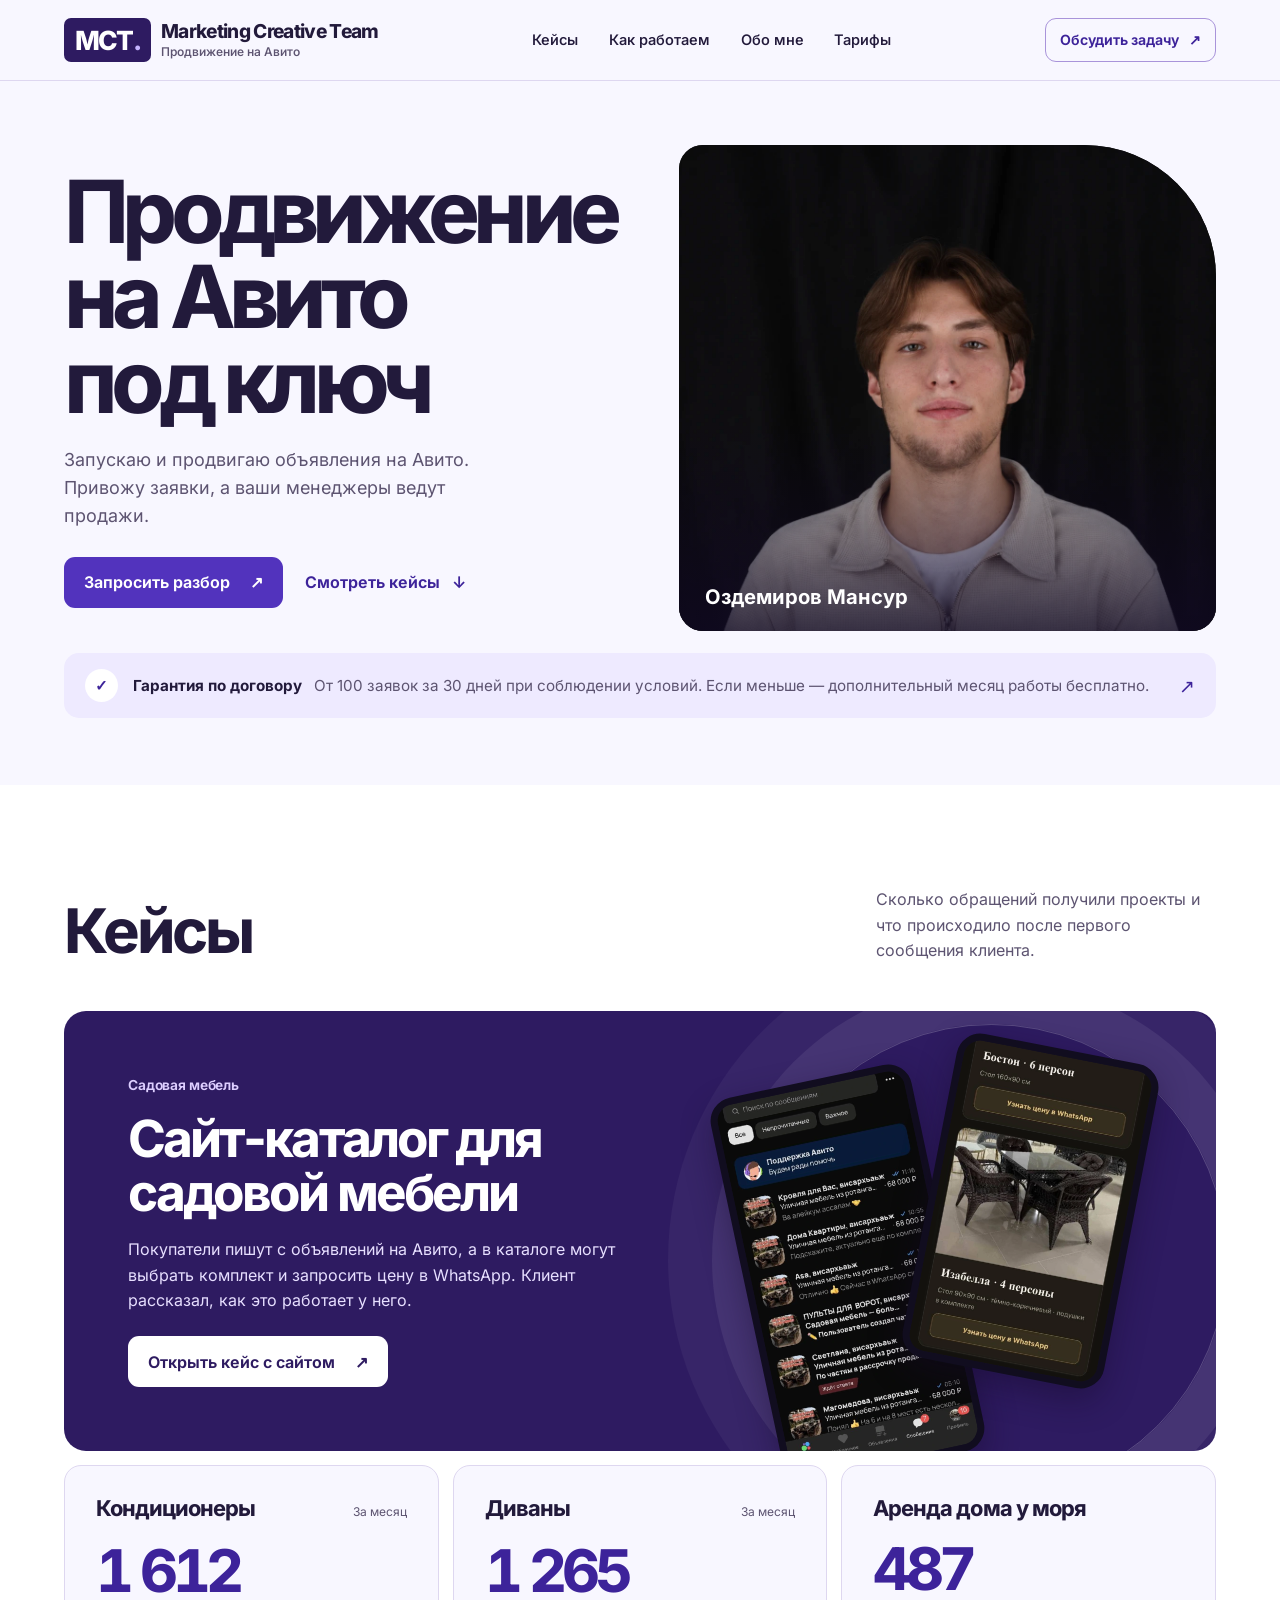
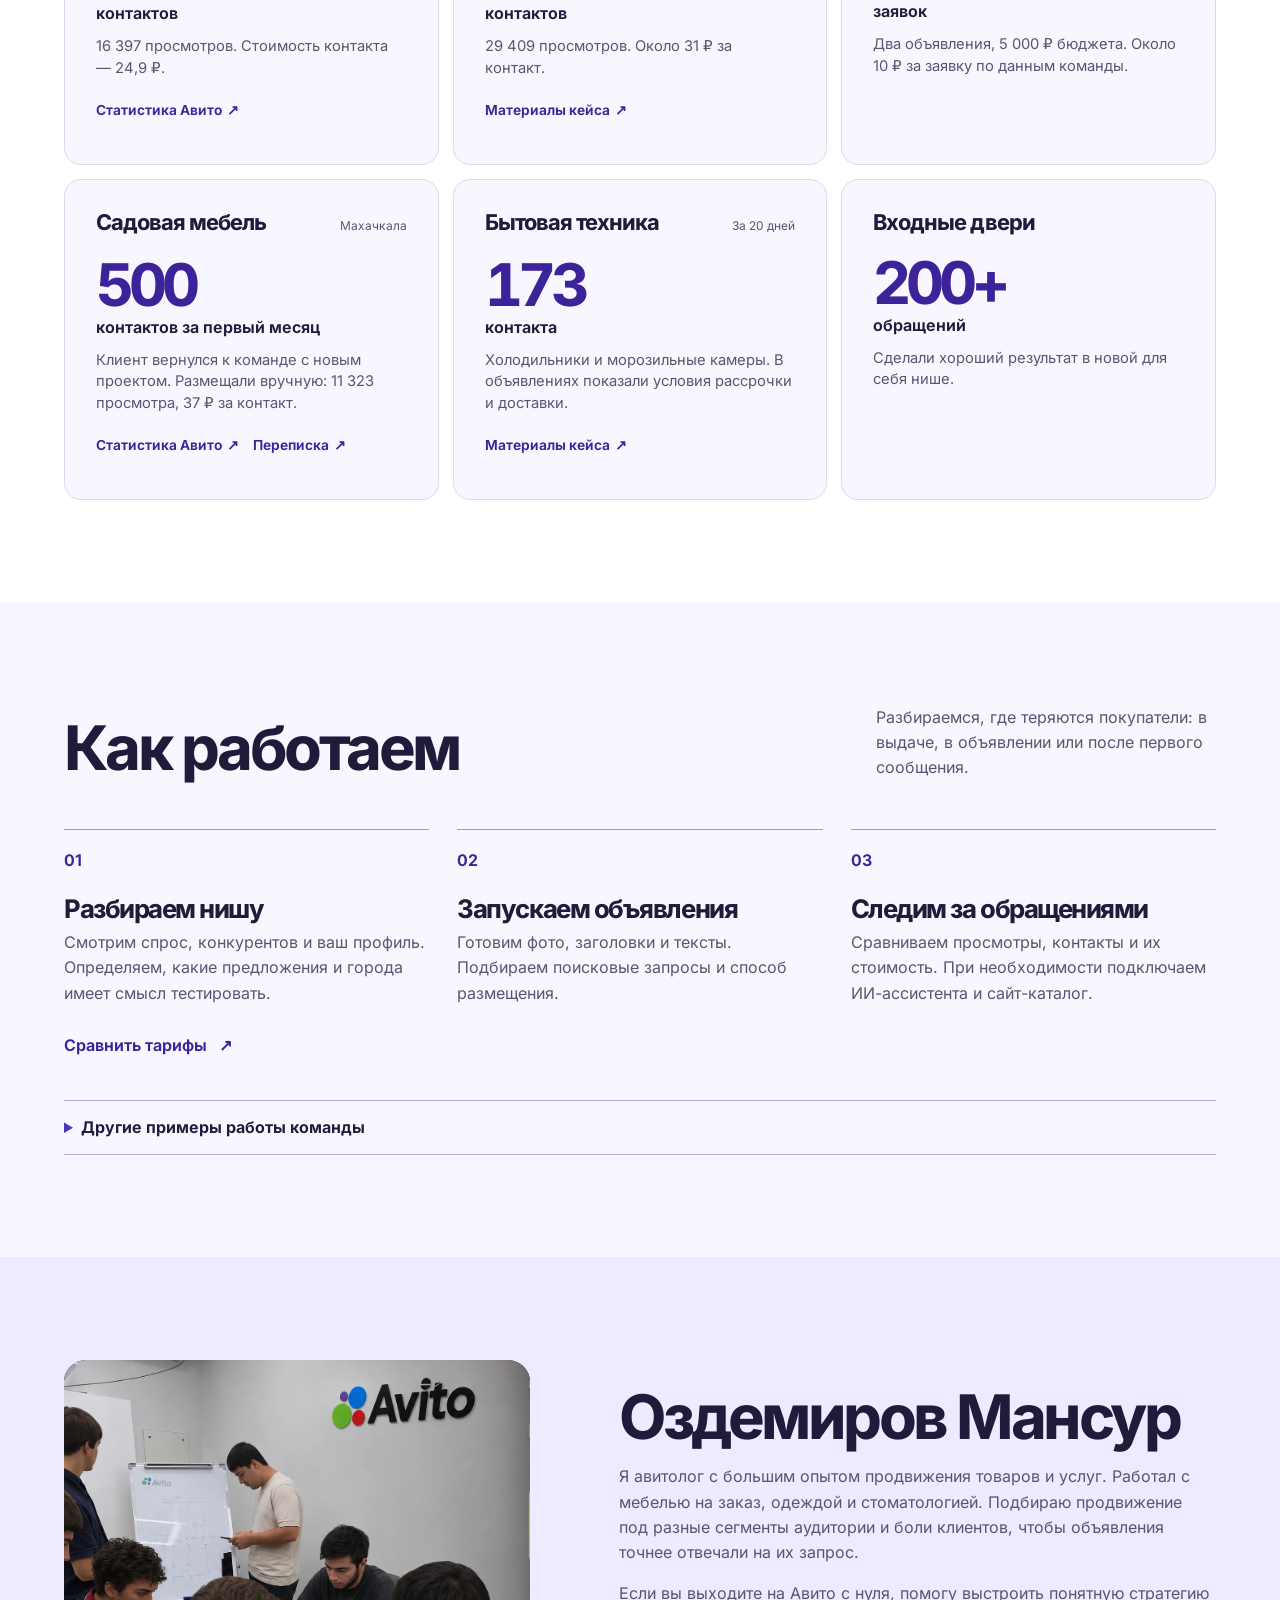
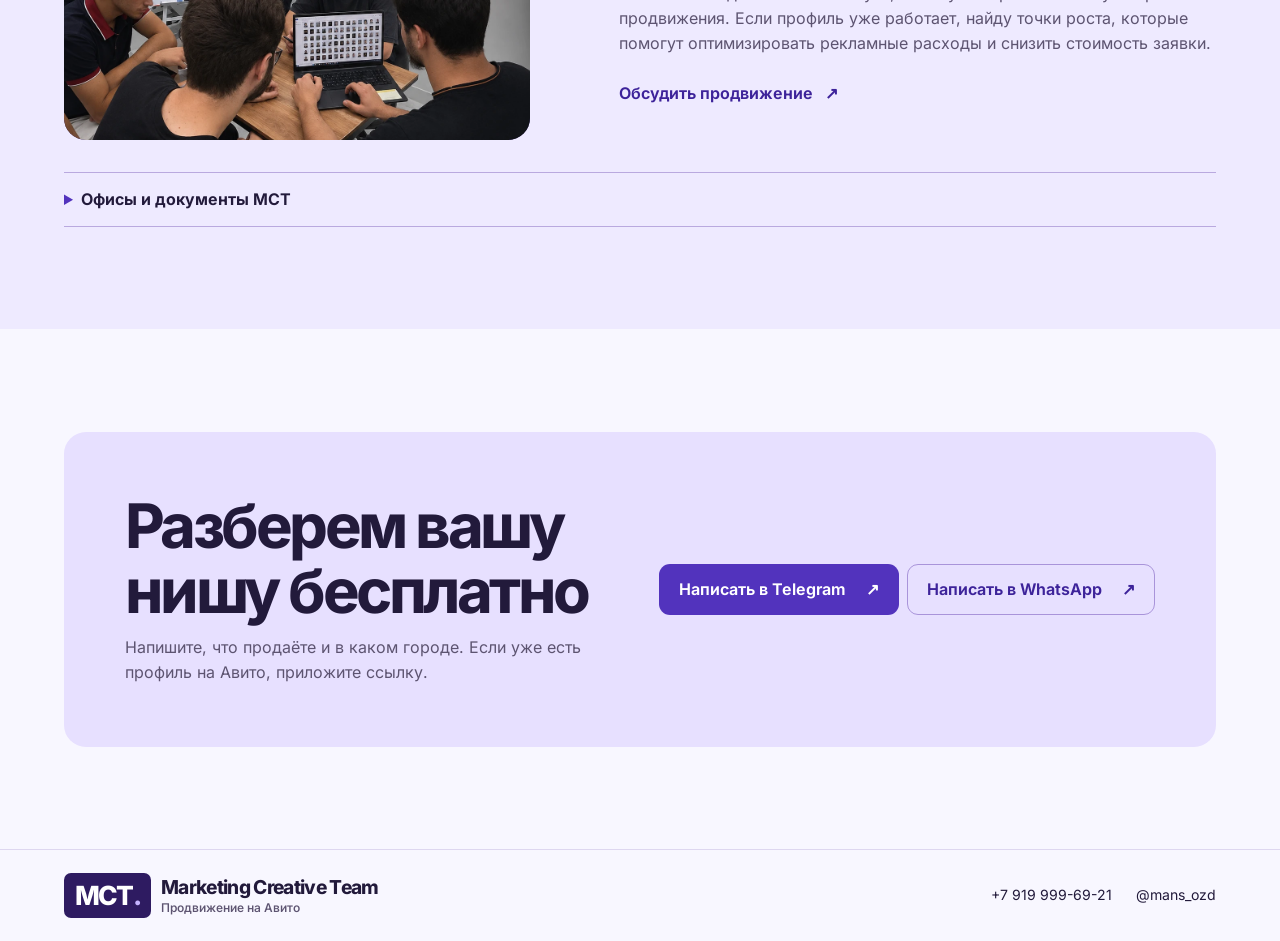
<file: index.html>
<!doctype html>
<html lang="ru">
<head>
  <meta charset="utf-8">
  <meta name="viewport" content="width=device-width, initial-scale=1">
  <meta name="description" content="Marketing Creative Team. Продвижение бизнеса на Авито, кейсы с цифрами, тарифы и бесплатный разбор ниши.">
  <meta name="theme-color" content="#f8f7ff">
  <title>Marketing Creative Team — продвижение бизнеса на Авито</title>
  <link rel="icon" href="assets/mct-contrast-icon.png" type="image/png" sizes="96x96">
  <link rel="stylesheet" href="style.css">
  <script src="site.js" defer></script>
</head>
<body>
  <a class="skip" href="#main">К содержанию</a>
  <header class="header">
    <div class="shell header-inner">
      <a class="brand" href="index.html"><span class="brand-mark" aria-hidden="true">MCT<span>.</span></span><span class="brand-name">Marketing Creative Team<small>Продвижение на Авито</small></span></a>
      <nav class="nav" aria-label="Основная навигация">
        <a href="#cases">Кейсы</a><a href="#work">Как работаем</a><a href="#about">Обо мне</a><a href="tariffs.html">Тарифы</a>
      </nav>
      <a class="button button-small button-outline header-action" href="#contact">Обсудить задачу <span aria-hidden="true">↗</span></a>
    </div>
  </header>

  <main id="main">
    <section class="shell hero" aria-labelledby="hero-title">
      <div class="hero-copy">
        <h1 id="hero-title">Продвижение<br>на Авито<br>под ключ</h1>
        <p class="hero-lead">Запускаю и продвигаю объявления на Авито. Привожу заявки, а ваши менеджеры ведут продажи.</p>
        <div class="actions">
          <a class="button" href="#contact">Запросить разбор <span aria-hidden="true">↗</span></a>
          <a class="text-link" href="#cases">Смотреть кейсы <span aria-hidden="true">↓</span></a>
        </div>
      </div>
      <figure class="hero-media">
        <img src="assets/portraits/medium-retouched.webp" width="1536" height="1024" alt="Портрет Мансура" fetchpriority="high">
        <figcaption><strong>Оздемиров Мансур</strong></figcaption>
      </figure>
      <a class="hero-guarantee" href="tariffs.html#guarantee">
        <span class="seal" aria-hidden="true">✓</span>
        <span><strong>Гарантия по договору</strong><span>От 100 заявок за 30 дней при соблюдении условий. Если меньше — дополнительный месяц работы бесплатно.</span></span>
        <span class="guarantee-arrow" aria-hidden="true">↗</span>
      </a>
    </section>

    <section class="cases-band" id="cases" aria-labelledby="cases-title">
      <div class="shell section">
        <div class="section-head">
          <h2 id="cases-title">Кейсы</h2>
          <p>Сколько обращений получили проекты и что происходило после первого сообщения клиента.</p>
        </div>

        <article class="feature">
          <div class="feature-copy">
            <p class="label">Садовая мебель</p>
            <h3>Сайт-каталог для садовой мебели</h3>
            <p>Покупатели пишут с объявлений на Авито, а в каталоге могут выбрать комплект и запросить цену в WhatsApp. Клиент рассказал, как это работает у него.</p>
            <a class="button button-light" href="showcase.html">Открыть кейс с сайтом <span aria-hidden="true">↗</span></a>
          </div>
          <div class="feature-art" aria-hidden="true">
            <span class="device device-chat"><img src="assets/cases/06.webp" width="600" height="1198" alt="" loading="lazy"></span>
            <span class="device device-site"><img src="assets/cases/07.webp" width="600" height="992" alt="" loading="lazy"></span>
          </div>
        </article>

        <div class="case-grid">
          <article class="case-card">
            <div class="case-top"><h3>Кондиционеры</h3><span>За месяц</span></div>
            <p class="metric">1 612</p><p class="metric-label">контактов</p>
            <p class="case-caption">16 397 просмотров. Стоимость контакта — 24,9 ₽.</p>
            <a class="text-link" data-evidence href="assets/cases/01.webp" data-caption="Кондиционеры. Статистика Авито">Статистика Авито <span aria-hidden="true">↗</span></a>
          </article>
          <article class="case-card">
            <div class="case-top"><h3>Диваны</h3><span>За месяц</span></div>
            <p class="metric">1 265</p><p class="metric-label">контактов</p>
            <p class="case-caption">29 409 просмотров. Около 31 ₽ за контакт.</p>
            <a class="text-link" data-evidence href="assets/cases/02.webp" data-caption="Диваны. Сводка по проекту">Материалы кейса <span aria-hidden="true">↗</span></a>
          </article>
          <article class="case-card">
            <div class="case-top"><h3>Аренда дома у моря</h3></div>
            <p class="metric">487</p><p class="metric-label">заявок</p>
            <p class="case-caption">Два объявления, 5 000 ₽ бюджета. Около 10 ₽ за заявку по данным команды.</p>
          </article>
          <article class="case-card">
            <div class="case-top"><h3>Садовая мебель</h3><span>Махачкала</span></div>
            <p class="metric">500</p><p class="metric-label">контактов за первый месяц</p>
            <p class="case-caption">Клиент вернулся к команде с новым проектом. Размещали вручную: 11 323 просмотра, 37 ₽ за контакт.</p>
            <div class="case-links">
              <a class="text-link" data-evidence href="assets/cases/04.webp" data-caption="Садовая мебель в Махачкале. Статистика за месяц">Статистика Авито <span aria-hidden="true">↗</span></a>
              <a class="text-link" data-evidence href="assets/cases/05.webp" data-caption="Переписка с клиентом, который вернулся с новым проектом">Переписка <span aria-hidden="true">↗</span></a>
            </div>
          </article>
          <article class="case-card">
            <div class="case-top"><h3>Бытовая техника</h3><span>За 20 дней</span></div>
            <p class="metric">173</p><p class="metric-label">контакта</p>
            <p class="case-caption">Холодильники и морозильные камеры. В объявлениях показали условия рассрочки и доставки.</p>
            <a class="text-link" data-evidence href="assets/cases/03.webp" data-caption="Бытовая техника. Объявление и сообщения на Авито">Материалы кейса <span aria-hidden="true">↗</span></a>
          </article>
          <article class="case-card">
            <div class="case-top"><h3>Входные двери</h3></div>
            <p class="metric">200+</p><p class="metric-label">обращений</p>
            <p class="case-caption">Сделали хороший результат в новой для себя нише.</p>
          </article>
        </div>
      </div>
    </section>

    <section class="shell section work" id="work" aria-labelledby="work-title">
      <div class="section-head">
        <h2 id="work-title">Как работаем</h2>
        <p>Разбираемся, где теряются покупатели: в выдаче, в объявлении или после первого сообщения.</p>
      </div>
      <ol class="steps">
        <li><h3>Разбираем нишу</h3><p>Смотрим спрос, конкурентов и ваш профиль. Определяем, какие предложения и города имеет смысл тестировать.</p></li>
        <li><h3>Запускаем объявления</h3><p>Готовим фото, заголовки и тексты. Подбираем поисковые запросы и способ размещения.</p></li>
        <li><h3>Следим за обращениями</h3><p>Сравниваем просмотры, контакты и их стоимость. При необходимости подключаем ИИ-ассистента и сайт-каталог.</p></li>
      </ol>
      <a class="text-link" href="tariffs.html">Сравнить тарифы <span aria-hidden="true">↗</span></a>
      <details class="team-archive work-examples">
        <summary>Другие примеры работы команды</summary>
        <div class="archive-grid">
          <a data-evidence href="assets/cases/10.webp" data-caption="Ответы ассистента о комплектации"><img src="assets/cases/10.webp" width="600" height="754" alt="" loading="lazy"><span>Ответы о комплектации</span></a>
          <a data-evidence href="assets/cases/11.webp" data-caption="Ответ о модели с контактом продавца в WhatsApp"><img src="assets/cases/11.webp" width="600" height="530" alt="" loading="lazy"><span>Переход в WhatsApp</span></a>
          <a data-evidence href="assets/cases/18.webp" data-caption="Сайт с вариантами связи и адресом магазина"><img src="assets/cases/18.webp" width="600" height="979" alt="" loading="lazy"><span>Контакты на сайте</span></a>
        </div>
      </details>
    </section>

    <section class="about-band" id="about" aria-labelledby="about-title">
      <div class="shell section">
        <div class="about">
          <figure class="about-team"><img src="assets/team-office.webp" width="1148" height="1370" alt="Команда МСТ за работой в офисе" loading="lazy"></figure>
          <div class="about-copy">
            <h2 id="about-title">Оздемиров Мансур</h2>
            <p>Я авитолог с большим опытом продвижения товаров и услуг. Работал с мебелью на заказ, одеждой и стоматологией. Подбираю продвижение под разные сегменты аудитории и боли клиентов, чтобы объявления точнее отвечали на их запрос.</p>
            <p>Если вы выходите на Авито с нуля, помогу выстроить понятную стратегию продвижения. Если профиль уже работает, найду точки роста, которые помогут оптимизировать рекламные расходы и снизить стоимость заявки.</p>
            <a class="text-link" href="#contact">Обсудить продвижение <span aria-hidden="true">↗</span></a>
          </div>
        </div>
        <details class="team-archive">
          <summary>Офисы и документы МСТ</summary>
          <div class="archive-grid">
            <a data-evidence href="assets/cases/12.webp" data-caption="Офис команды МСТ"><img src="assets/cases/12.webp" width="900" height="1200" alt="" loading="lazy"><span>Офис МСТ</span></a>
            <a data-evidence href="assets/cases/09.webp" data-caption="Сертификаты и благодарности в офисе команды МСТ"><img src="assets/cases/09.webp" width="800" height="450" alt="" loading="lazy"><span>Сертификаты в офисе</span></a>
            <a data-evidence href="assets/cases/16.webp" data-caption="Благодарность от «Капитал Строй» команде МСТ"><img src="assets/cases/16.webp" width="600" height="1066" alt="" loading="lazy"><span>Благодарность МСТ</span></a>
            <a data-evidence href="assets/certificate-sample.webp" data-caption="Образец сертификата с именем «Оздемиров Мансур»"><img src="assets/certificate-sample.webp" width="1677" height="938" alt="" loading="lazy"><span>Образец сертификата</span></a>
          </div>
          <p class="archive-addresses">Махачкала, проспект Имама Шамиля, 4/1. Хасавюрт, улица Датуева, 38.</p>
        </details>
      </div>
    </section>

    <section class="shell section" id="contact" aria-labelledby="contact-title">
      <div class="contact">
        <div class="contact-copy">
          <h2 id="contact-title">Разберем вашу нишу бесплатно</h2>
          <p>Напишите, что продаёте и в каком городе. Если уже есть профиль на Авито, приложите ссылку.</p>
        </div>
        <div class="actions">
          <a class="button" href="https://t.me/mans_ozd">Написать в Telegram <span aria-hidden="true">↗</span></a>
          <a class="button button-outline" href="https://wa.me/79199996921?text=Здравствуйте!%20Хочу%20бесплатный%20разбор%20ниши">Написать в WhatsApp <span aria-hidden="true">↗</span></a>
        </div>
      </div>
    </section>
  </main>
  <footer class="footer">
    <div class="shell footer-inner">
      <a class="brand" href="index.html"><span class="brand-mark" aria-hidden="true">MCT<span>.</span></span><span class="brand-name">Marketing Creative Team<small>Продвижение на Авито</small></span></a>
      <a href="tel:+79199996921">+7 919 999-69-21</a>
      <a href="https://t.me/mans_ozd">@mans_ozd</a>
    </div>
  </footer>
</body>
</html>
</file>
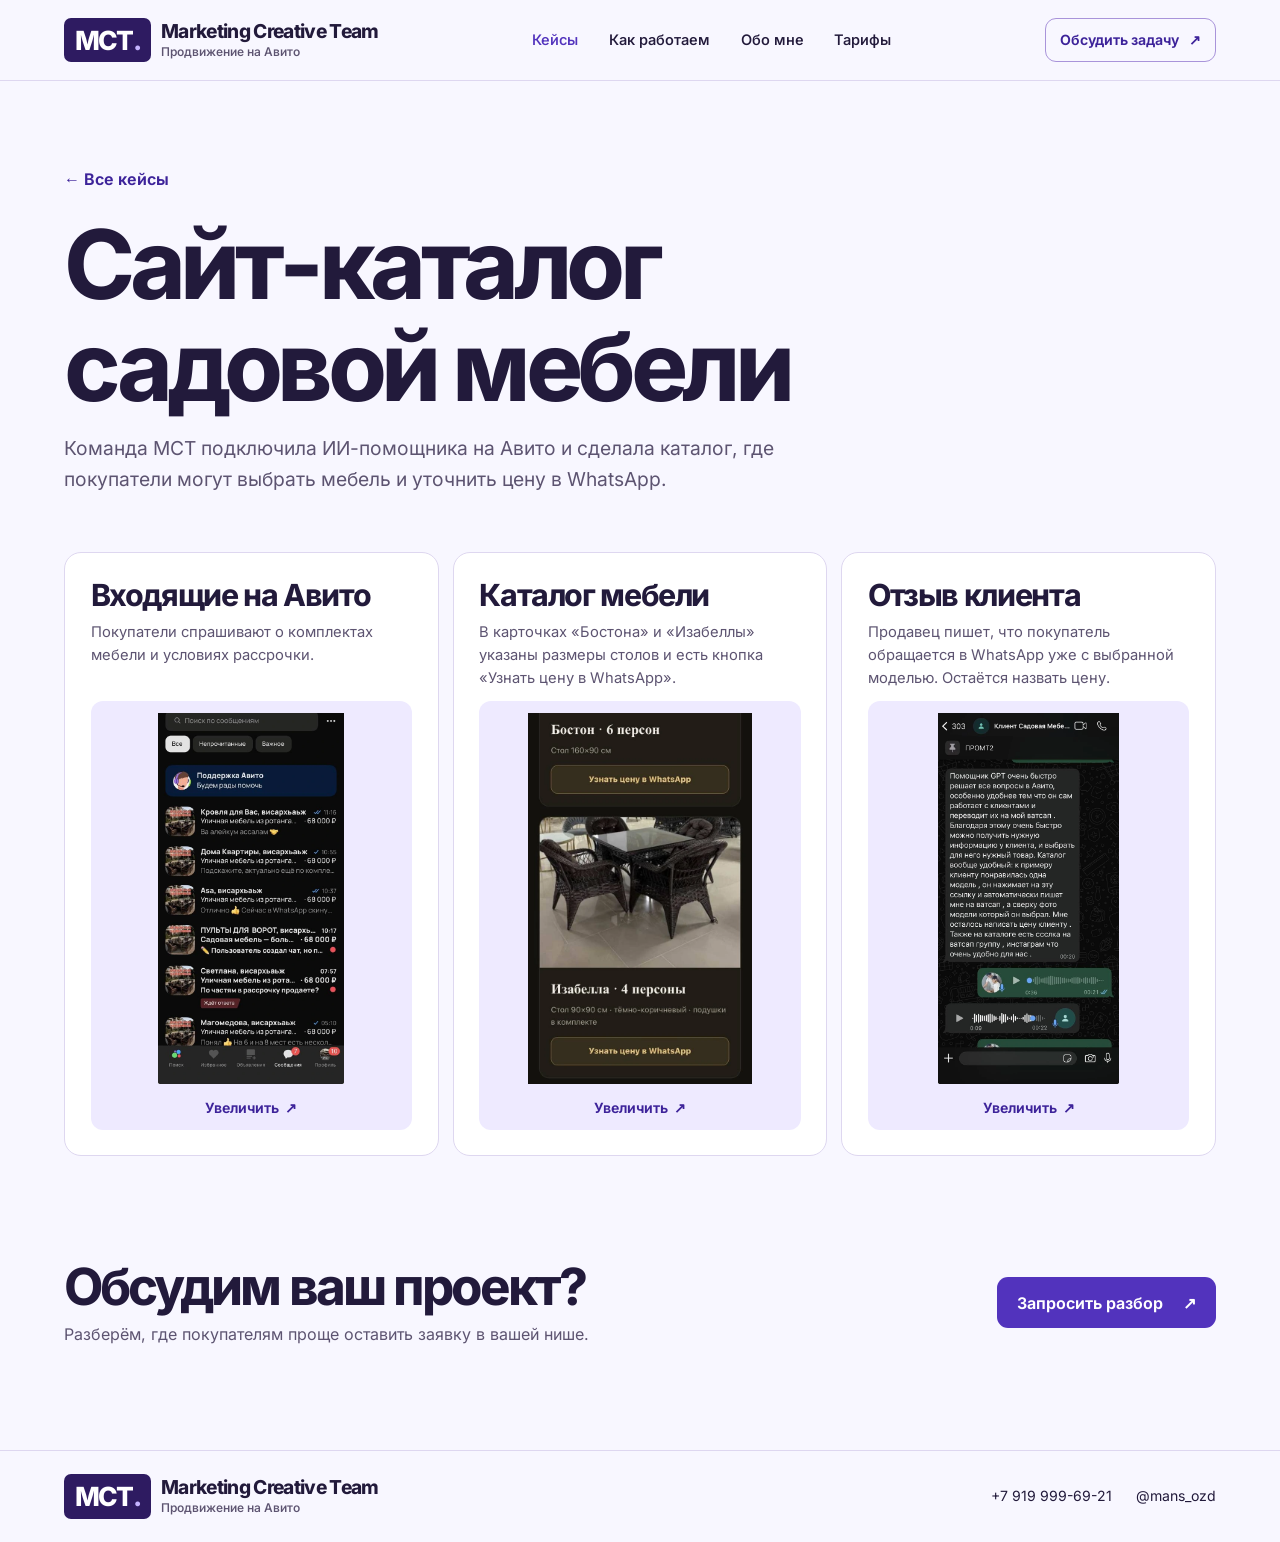
<file: showcase.html>
<!doctype html>
<html lang="ru">
<head>
  <meta charset="utf-8">
  <meta name="viewport" content="width=device-width, initial-scale=1">
  <meta name="description" content="Кейс по садовой мебели: входящие на Авито, сайт-каталог и отзыв клиента.">
  <meta name="theme-color" content="#f8f7ff">
  <title>Сайт-каталог садовой мебели — Marketing Creative Team</title>
  <link rel="icon" href="assets/mct-contrast-icon.png" type="image/png" sizes="96x96">
  <link rel="stylesheet" href="style.css">
  <script src="site.js" defer></script>
</head>
<body>
  <a class="skip" href="#main">К содержанию</a>
  <header class="header">
    <div class="shell header-inner">
      <a class="brand" href="index.html"><span class="brand-mark" aria-hidden="true">MCT<span>.</span></span><span class="brand-name">Marketing Creative Team<small>Продвижение на Авито</small></span></a>
      <nav class="nav" aria-label="Основная навигация">
        <a href="index.html#cases" aria-current="true">Кейсы</a><a href="index.html#work">Как работаем</a><a href="index.html#about">Обо мне</a><a href="tariffs.html">Тарифы</a>
      </nav>
      <a class="button button-small button-outline header-action" href="index.html#contact">Обсудить задачу <span aria-hidden="true">↗</span></a>
    </div>
  </header>
  <main class="shell inner-page" id="main">
    <div class="inner-intro">
      <a class="back-link" href="index.html#cases">← Все кейсы</a>
      <h1>Сайт-каталог<br>садовой мебели</h1>
      <p>Команда МСТ подключила ИИ-помощника на Авито и сделала каталог, где покупатели могут выбрать мебель и уточнить цену в WhatsApp.</p>
    </div>

    <div class="case-evidence-grid">
      <section class="case-evidence" id="listing" aria-labelledby="listing-title">
        <h2 id="listing-title">Входящие на Авито</h2>
        <p>Покупатели спрашивают о комплектах мебели и условиях рассрочки.</p>
        <a class="case-shot" data-evidence href="assets/cases/06.webp" data-caption="Входящие сообщения покупателей на Авито" aria-label="Увеличить скриншот входящих на Авито">
          <img src="assets/cases/06.webp" width="600" height="1198" alt="">
          <span>Увеличить <span aria-hidden="true">↗</span></span>
        </a>
      </section>

      <section class="case-evidence" id="catalog" aria-labelledby="catalog-title">
        <h2 id="catalog-title">Каталог мебели</h2>
        <p>В карточках «Бостона» и «Изабеллы» указаны размеры столов и есть кнопка «Узнать цену в WhatsApp».</p>
        <a class="case-shot" data-evidence href="assets/cases/07.webp" data-caption="Каталог с моделями «Бостон» и «Изабелла»" aria-label="Увеличить скриншот каталога мебели">
          <img src="assets/cases/07.webp" width="600" height="992" alt="" loading="lazy">
          <span>Увеличить <span aria-hidden="true">↗</span></span>
        </a>
      </section>

      <section class="case-evidence" id="assistant" aria-labelledby="review-title">
        <h2 id="review-title">Отзыв клиента</h2>
        <p>Продавец пишет, что покупатель обращается в WhatsApp уже с выбранной моделью. Остаётся назвать цену.</p>
        <a class="case-shot" data-evidence href="assets/cases/08.webp" data-caption="Отзыв продавца об ИИ-помощнике и каталоге" aria-label="Увеличить скриншот отзыва клиента">
          <img src="assets/cases/08.webp" width="600" height="1231" alt="" loading="lazy">
          <span>Увеличить <span aria-hidden="true">↗</span></span>
        </a>
      </section>
    </div>

    <section class="section end-panel" aria-labelledby="case-contact">
      <div><h2 id="case-contact">Обсудим ваш проект?</h2><p>Разберём, где покупателям проще оставить заявку в вашей нише.</p></div>
      <a class="button" href="index.html#contact">Запросить разбор <span aria-hidden="true">↗</span></a>
    </section>
  </main>
  <footer class="footer">
    <div class="shell footer-inner">
      <a class="brand" href="index.html"><span class="brand-mark" aria-hidden="true">MCT<span>.</span></span><span class="brand-name">Marketing Creative Team<small>Продвижение на Авито</small></span></a>
      <a href="tel:+79199996921">+7 919 999-69-21</a><a href="https://t.me/mans_ozd">@mans_ozd</a>
    </div>
  </footer>
</body>
</html>
</file>
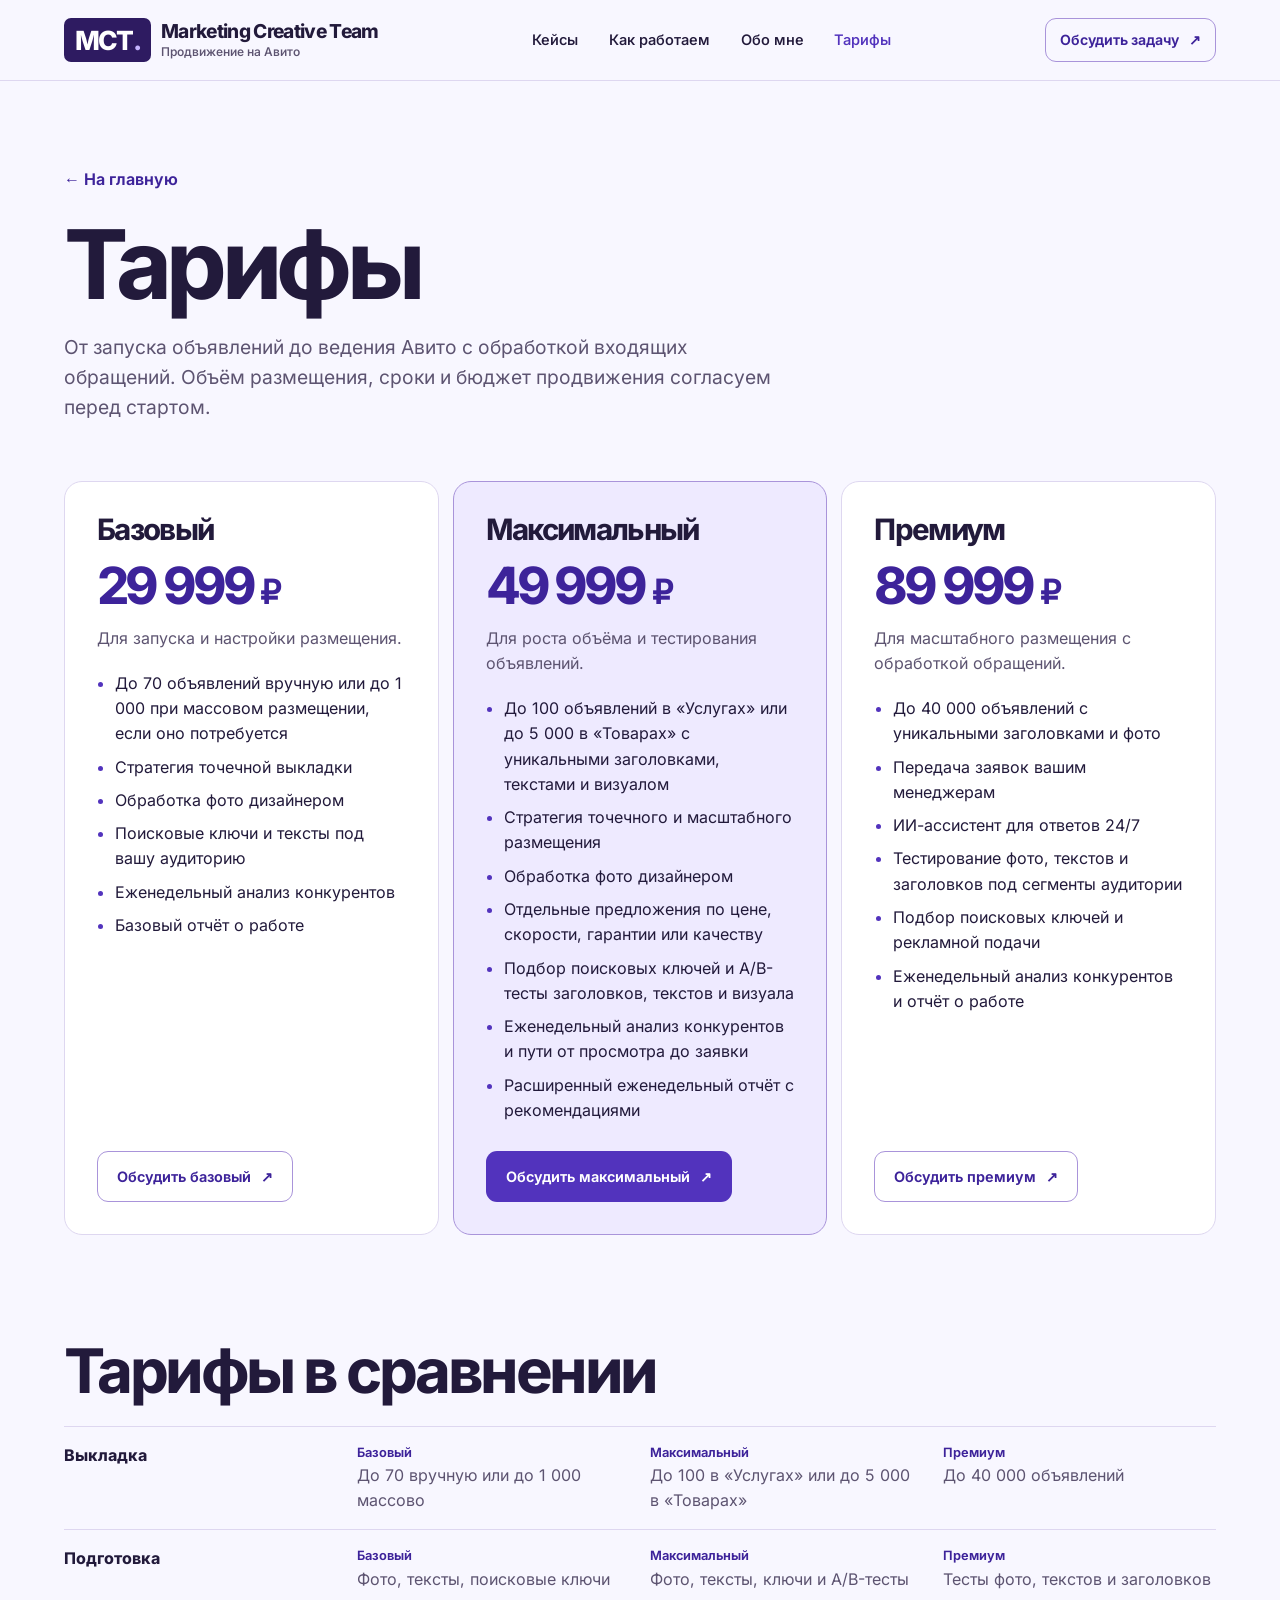
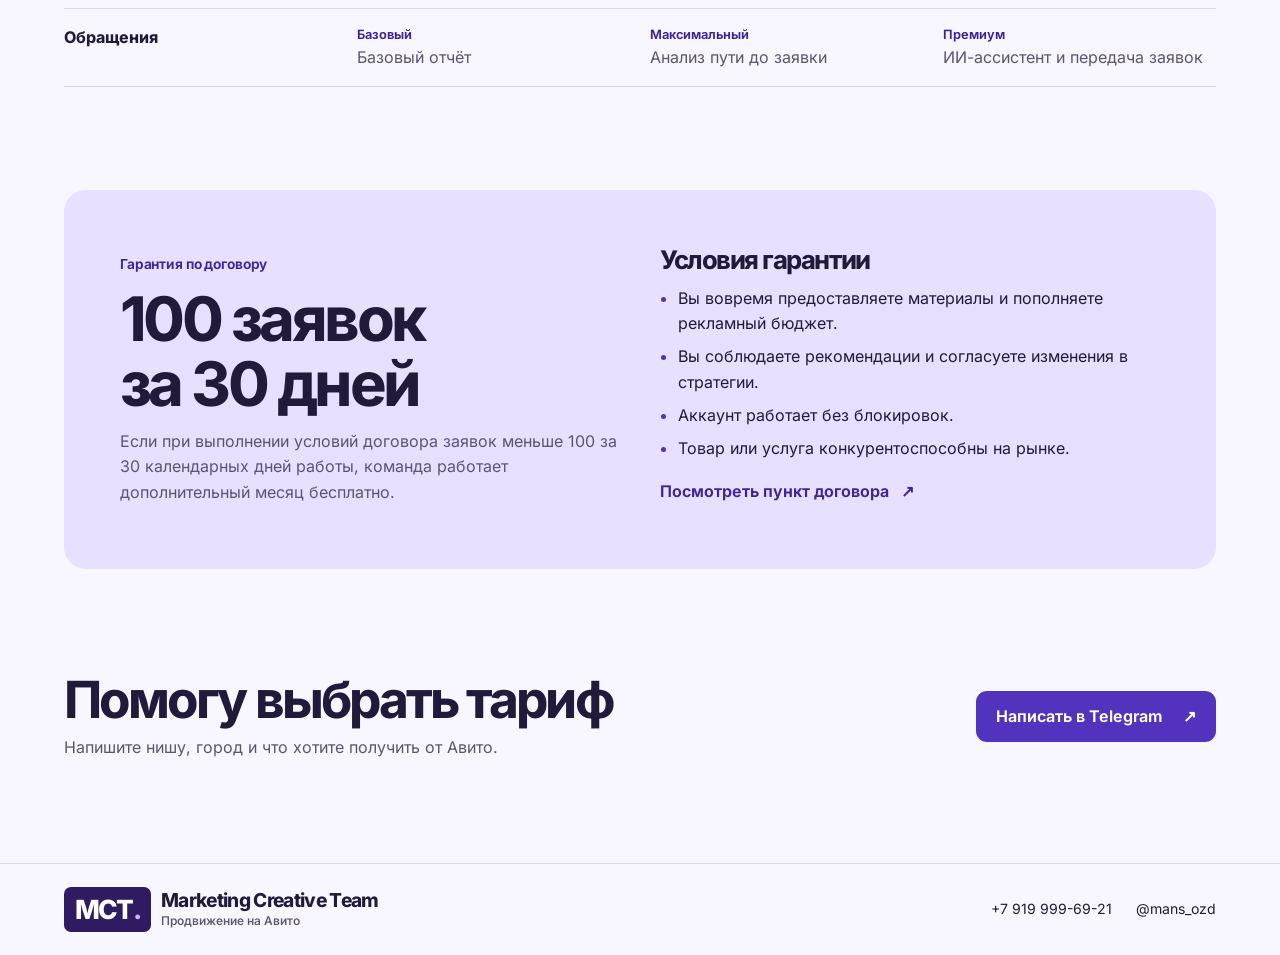
<file: tariffs.html>
<!doctype html>
<html lang="ru">
<head>
  <meta charset="utf-8">
  <meta name="viewport" content="width=device-width, initial-scale=1">
  <meta name="description" content="Тарифы Marketing Creative Team на продвижение на Авито. Состав работ, объём размещения и условия гарантии.">
  <meta name="theme-color" content="#f8f7ff">
  <title>Тарифы на продвижение на Авито — Marketing Creative Team</title>
  <link rel="icon" href="assets/mct-contrast-icon.png" type="image/png" sizes="96x96">
  <link rel="stylesheet" href="style.css">
  <script src="site.js" defer></script>
</head>
<body>
  <a class="skip" href="#main">К содержанию</a>
  <header class="header">
    <div class="shell header-inner">
      <a class="brand" href="index.html"><span class="brand-mark" aria-hidden="true">MCT<span>.</span></span><span class="brand-name">Marketing Creative Team<small>Продвижение на Авито</small></span></a>
      <nav class="nav" aria-label="Основная навигация">
        <a href="index.html#cases">Кейсы</a><a href="index.html#work">Как работаем</a><a href="index.html#about">Обо мне</a><a href="tariffs.html" aria-current="page">Тарифы</a>
      </nav>
      <a class="button button-small button-outline header-action" href="index.html#contact">Обсудить задачу <span aria-hidden="true">↗</span></a>
    </div>
  </header>
  <main id="main" class="shell inner-page">
    <div class="inner-intro">
      <a class="back-link" href="index.html">← На главную</a>
      <h1>Тарифы</h1>
      <p>От запуска объявлений до ведения Авито с обработкой входящих обращений. Объём размещения, сроки и бюджет продвижения согласуем перед стартом.</p>
    </div>

    <section class="plans" aria-label="Варианты продвижения">
      <article class="plan">
        <div class="plan-intro">
          <h2>Базовый</h2><p class="price">29 999 <span>₽</span></p>
          <p>Для запуска и настройки размещения.</p>
        </div>
        <ul>
          <li>До 70 объявлений вручную или до 1 000 при массовом размещении, если оно потребуется</li>
          <li>Стратегия точечной выкладки</li>
          <li>Обработка фото дизайнером</li>
          <li>Поисковые ключи и тексты под вашу аудиторию</li>
          <li>Еженедельный анализ конкурентов</li>
          <li>Базовый отчёт о работе</li>
        </ul>
        <a class="button button-outline" href="https://wa.me/79199996921?text=Здравствуйте!%20Хочу%20узнать%20о%20базовом%20тарифе">Обсудить базовый <span aria-hidden="true">↗</span></a>
      </article>
      <article class="plan plan-highlight">
        <div class="plan-intro">
          <h2>Максимальный</h2><p class="price">49 999 <span>₽</span></p>
          <p>Для роста объёма и тестирования объявлений.</p>
        </div>
        <ul>
          <li>До 100 объявлений в «Услугах» или до 5 000 в «Товарах» с уникальными заголовками, текстами и визуалом</li>
          <li>Стратегия точечного и масштабного размещения</li>
          <li>Обработка фото дизайнером</li>
          <li>Отдельные предложения по цене, скорости, гарантии или качеству</li>
          <li>Подбор поисковых ключей и A/B-тесты заголовков, текстов и визуала</li>
          <li>Еженедельный анализ конкурентов и пути от просмотра до заявки</li>
          <li>Расширенный еженедельный отчёт с рекомендациями</li>
        </ul>
        <a class="button" href="https://wa.me/79199996921?text=Здравствуйте!%20Хочу%20узнать%20о%20максимальном%20тарифе">Обсудить максимальный <span aria-hidden="true">↗</span></a>
      </article>
      <article class="plan">
        <div class="plan-intro">
          <h2>Премиум</h2><p class="price">89 999 <span>₽</span></p>
          <p>Для масштабного размещения с обработкой обращений.</p>
        </div>
        <ul>
          <li>До 40 000 объявлений с уникальными заголовками и фото</li>
          <li>Передача заявок вашим менеджерам</li>
          <li>ИИ-ассистент для ответов 24/7</li>
          <li>Тестирование фото, текстов и заголовков под сегменты аудитории</li>
          <li>Подбор поисковых ключей и рекламной подачи</li>
          <li>Еженедельный анализ конкурентов и отчёт о работе</li>
        </ul>
        <a class="button button-outline" href="https://wa.me/79199996921?text=Здравствуйте!%20Хочу%20узнать%20о%20премиум-тарифе">Обсудить премиум <span aria-hidden="true">↗</span></a>
      </article>
    </section>

    <section class="section compare" aria-labelledby="compare-title">
      <h2 id="compare-title">Тарифы в сравнении</h2>
      <dl class="compare-list">
        <div><dt>Выкладка</dt><dd><b>Базовый</b>До 70 вручную или до 1 000 массово</dd><dd><b>Максимальный</b>До 100 в «Услугах» или до 5 000 в «Товарах»</dd><dd><b>Премиум</b>До 40 000 объявлений</dd></div>
        <div><dt>Подготовка</dt><dd><b>Базовый</b>Фото, тексты, поисковые ключи</dd><dd><b>Максимальный</b>Фото, тексты, ключи и A/B-тесты</dd><dd><b>Премиум</b>Тесты фото, текстов и заголовков</dd></div>
        <div><dt>Обращения</dt><dd><b>Базовый</b>Базовый отчёт</dd><dd><b>Максимальный</b>Анализ пути до заявки</dd><dd><b>Премиум</b>ИИ-ассистент и передача заявок</dd></div>
      </dl>
    </section>

    <section class="guarantee-detail" id="guarantee" aria-labelledby="guarantee-title">
      <div>
        <p class="label">Гарантия по договору</p>
        <h2 id="guarantee-title">100 заявок<br>за 30 дней</h2>
        <p>Если при выполнении условий договора заявок меньше 100 за 30 календарных дней работы, команда работает дополнительный месяц бесплатно.</p>
      </div>
      <div>
        <h3>Условия гарантии</h3>
        <ul>
          <li>Вы вовремя предоставляете материалы и пополняете рекламный бюджет.</li>
          <li>Вы соблюдаете рекомендации и согласуете изменения в стратегии.</li>
          <li>Аккаунт работает без блокировок.</li>
          <li>Товар или услуга конкурентоспособны на рынке.</li>
        </ul>
        <a class="text-link" data-evidence href="assets/cases/14.webp" data-caption="Пункт договора МСТ об условиях гарантии">Посмотреть пункт договора <span aria-hidden="true">↗</span></a>
      </div>
    </section>

    <section class="section end-panel" aria-labelledby="plan-contact">
      <div><h2 id="plan-contact">Помогу выбрать тариф</h2><p>Напишите нишу, город и что хотите получить от Авито.</p></div>
      <a class="button" href="https://t.me/mans_ozd">Написать в Telegram <span aria-hidden="true">↗</span></a>
    </section>
  </main>
  <footer class="footer">
    <div class="shell footer-inner">
      <a class="brand" href="index.html"><span class="brand-mark" aria-hidden="true">MCT<span>.</span></span><span class="brand-name">Marketing Creative Team<small>Продвижение на Авито</small></span></a>
      <a href="tel:+79199996921">+7 919 999-69-21</a><a href="https://t.me/mans_ozd">@mans_ozd</a>
    </div>
  </footer>
</body>
</html>
</file>
<file: style.css>
@font-face {
  font-family: Inter;
  src: url("assets/fonts/inter-cyrillic.woff2") format("woff2");
  font-style: normal;
  font-weight: 400 800;
  font-display: swap;
  unicode-range: U+0301, U+0400-045F, U+0490-0491, U+04B0-04B1, U+2116;
}

@font-face {
  font-family: Inter;
  src: url("assets/fonts/inter-latin.woff2") format("woff2");
  font-style: normal;
  font-weight: 400 800;
  font-display: swap;
  unicode-range: U+0000-00FF, U+0131, U+0152-0153, U+02BB-02BC, U+02C6, U+02DA, U+02DC, U+0304, U+0308, U+0329, U+2000-206F, U+20A0-20CF, U+2122, U+2191, U+2193, U+2212, U+2215, U+FEFF, U+FFFD;
}

:root {
  color-scheme: light;
  --paper: #f8f7ff;
  --white: #fff;
  --ink: #221a3b;
  --muted: #5d5471;
  --violet: #5233bd;
  --violet-deep: #3d239a;
  --lavender: #e7e0ff;
  --wash: #eeeaff;
  --line: #ded7f0;
  --plum: #2e1b61;
  --shell: 1240px;
  --gutter: clamp(20px, 5vw, 72px);
  --section: clamp(62px, 8vw, 112px);
  font: 400 16px/1.58 Inter, Arial, sans-serif;
  color: var(--ink);
  background: var(--paper);
}

*, *::before, *::after { box-sizing: border-box; }
body { margin: 0; }
img { display: block; max-width: 100%; }
figure, p, h1, h2, h3, dl, dd { margin: 0; }
a { color: inherit; text-decoration: none; }
button { font: inherit; cursor: pointer; }
:focus-visible { outline: 3px solid var(--violet); outline-offset: 5px; }
[id] { scroll-margin-top: 24px; }
h1, h2, h3 { font-weight: 740; letter-spacing: -.057em; line-height: 1.06; }
h2 { font-size: clamp(2.2rem, 4.8vw, 4.3rem); }
h3 { font-size: clamp(1.2rem, 2vw, 1.65rem); }
p { max-width: 60ch; }

.shell { width: min(var(--shell), calc(100% - 2 * var(--gutter))); margin-inline: auto; }
.section { padding-block: var(--section); }
.skip {
  position: absolute;
  z-index: 3;
  top: 12px;
  left: 12px;
  padding: 10px 16px;
  transform: translateY(-160%);
  background: var(--white);
}
.skip:focus { transform: none; }
.header { border-bottom: 1px solid var(--line); }
.header-inner, .footer-inner { display: flex; align-items: center; gap: 24px; }
.header-inner { min-height: 80px; justify-content: space-between; }
.brand { display: inline-flex; align-items: center; gap: 10px; min-height: 44px; }
.brand-mark {
  flex: none;
  padding: .35em .4em;
  border-radius: 7px;
  background: var(--plum);
  color: var(--white);
  font-size: clamp(1.25rem, 2.4vw, 1.65rem);
  font-weight: 800;
  line-height: 1;
  letter-spacing: -.075em;
  white-space: nowrap;
}
.brand-mark > span { padding-left: .07em; color: #c5b4ff; }
.brand-name { font-size: clamp(1rem, 1.8vw, 1.2rem); line-height: 1.05; letter-spacing: -.035em; font-weight: 760; }
.brand small { display: block; margin-top: 4px; font-size: .75rem; line-height: 1.15; letter-spacing: normal; font-weight: 550; color: var(--muted); }
.nav { display: flex; align-items: center; gap: clamp(12px, 2.4vw, 36px); font-weight: 550; font-size: .91rem; }
.nav a { display: inline-flex; align-items: center; min-height: 44px; }
.nav a:hover, .nav [aria-current], .footer a:hover { color: var(--violet); }

.button, .text-link, .back-link { display: inline-flex; align-items: center; gap: 12px; width: fit-content; min-height: 44px; font-weight: 650; }
.button {
  justify-content: space-between;
  gap: 20px;
  padding: 13px 19px;
  min-height: 51px;
  color: var(--white);
  background: var(--violet);
  border: 1px solid transparent;
  border-radius: 11px;
  line-height: 1.25;
  transition: background-color 150ms, color 150ms, border-color 150ms;
}
.button:hover { background: var(--violet-deep); }
.button-small { min-height: 44px; padding: 10px 14px; font-size: .88rem; gap: 10px; }
.button-outline { background: transparent; color: var(--violet-deep); border-color: #a994da; }
.button-outline:hover { color: var(--violet-deep); background: var(--lavender); }
.button-light { color: var(--plum); background: var(--white); }
.button-light:hover { background: var(--lavender); }
.text-link, .back-link { color: var(--violet-deep); line-height: 1.3; }
.text-link:hover, .back-link:hover { text-decoration: underline; text-underline-offset: 4px; }
.actions { display: flex; flex-wrap: wrap; align-items: center; gap: 13px 22px; }

.hero {
  display: grid;
  grid-template-columns: 1.02fr 1fr;
  gap: 22px clamp(22px, 5vw, 76px);
  align-items: stretch;
  padding-block: clamp(38px, 5vw, 68px) clamp(42px, 5.2vw, 72px);
}
.hero-copy { align-self: center; padding-block: 18px; }
.hero h1 {
  margin: 0 0 21px;
  font-size: clamp(3.2rem, 6.8vw, 6.25rem);
  line-height: .98;
  letter-spacing: -.077em;
}
.hero-lead { font-size: clamp(1rem, 1.4vw, 1.2rem); color: var(--muted); max-width: 40ch; margin-bottom: 26px; }
.hero-media {
  isolation: isolate;
  position: relative;
  overflow: hidden;
  min-height: clamp(420px, 38vw, 540px);
  border-radius: 24px 132px 24px 24px;
  color: var(--white);
  background: #101012;
}
.hero-media img { position: absolute; inset: 0; width: 100%; height: 100%; object-fit: cover; object-position: center 53%; filter: brightness(1.12); }
.hero-media::after { content: ""; position: absolute; inset: 57% 0 0; background: linear-gradient(transparent, #100923c9); }
.hero-media figcaption { position: absolute; z-index: 1; left: 26px; bottom: 22px; line-height: 1.2; }
.hero-media figcaption strong { font-size: 1.26rem; }
.hero-guarantee {
  grid-column: 1 / -1;
  display: grid;
  grid-template-columns: auto 1fr auto;
  align-items: center;
  gap: 15px;
  padding: 16px 21px;
  border-radius: 15px;
  background: var(--wash);
  font-size: .95rem;
}
.hero-guarantee > span:nth-child(2) { display: flex; align-items: baseline; flex-wrap: wrap; gap: 2px 12px; }
.hero-guarantee > span:nth-child(2) > span { color: var(--muted); }
.hero-guarantee:hover strong { text-decoration: underline; text-underline-offset: 4px; }
.seal { display: grid; width: 33px; aspect-ratio: 1; place-items: center; border-radius: 50%; color: var(--violet-deep); background: var(--white); font-weight: 760; }
.guarantee-arrow { color: var(--violet-deep); font-size: 1.2rem; }

.cases-band { background: var(--white); }
.section-head {
  display: grid;
  grid-template-columns: 1fr minmax(0, 340px);
  align-items: end;
  gap: 12px 36px;
  margin-bottom: clamp(26px, 4vw, 48px);
}
.section-head p { color: var(--muted); }
.feature {
  display: grid;
  grid-template-columns: 1.08fr 1fr;
  position: relative;
  isolation: isolate;
  overflow: hidden;
  min-height: 370px;
  border-radius: 22px;
  background: var(--plum);
  color: var(--white);
}
.feature-copy { position: relative; z-index: 1; align-self: center; padding: clamp(24px, 5vw, 68px); padding-right: 0; }
.feature-copy h3 { margin-block: 14px 18px; font-size: clamp(2rem, 4vw, 3.65rem); }
.feature-copy > p:not(.label) { margin-bottom: 23px; color: #e7dfff; }
.label { font-size: .86rem; font-weight: 650; color: var(--violet-deep); letter-spacing: -.01em; }
.feature .label { color: #ddceff; }
.feature a:focus-visible { outline-color: var(--white); }
.feature-art { position: relative; min-height: 315px; }
.feature-art::before {
  position: absolute;
  content: "";
  width: 85%;
  aspect-ratio: 1;
  top: 3%;
  right: -2%;
  border: 1px solid #ffffff35;
  border-radius: 50%;
  box-shadow: 0 0 0 44px #ffffff12, 0 0 0 88px #ffffff0b;
}
.device {
  display: block;
  position: absolute;
  width: clamp(112px, 40%, 205px);
  overflow: hidden;
  border: 7px solid #110d1f;
  border-radius: 24px;
  background: #110d1f;
  box-shadow: 0 12px 32px #1509276e;
}
.device img { width: 100%; height: auto; }
.device-chat { top: 15%; left: 15%; transform: rotate(-12deg); }
.device-site { top: 8%; left: 48%; transform: rotate(11deg); }

.case-grid { display: grid; grid-template-columns: repeat(3, minmax(0, 1fr)); gap: 14px; margin-top: 14px; }
.case-card {
  display: flex;
  flex-direction: column;
  min-width: 0;
  min-height: 247px;
  padding: clamp(17px, 2.6vw, 31px);
  background: var(--paper);
  border: 1px solid var(--line);
  border-radius: 17px;
}
.case-top { display: flex; flex-wrap: wrap; align-items: baseline; justify-content: space-between; gap: 4px 10px; margin-bottom: 20px; }
.case-top h3 { font-size: clamp(1rem, 1.7vw, 1.4rem); letter-spacing: -.045em; }
.case-top > span { font-size: .75rem; color: var(--muted); }
.metric { color: var(--violet-deep); font-weight: 740; font-size: clamp(2.7rem, 4.6vw, 4.2rem); line-height: 1; letter-spacing: -.085em; font-variant-numeric: tabular-nums; }
.metric-label { font-weight: 650; }
.case-caption { padding-block: 10px; color: var(--muted); line-height: 1.45; font-size: .92rem; }
.case-links { display: flex; flex-wrap: wrap; column-gap: 14px; margin-top: auto; }
.case-card > .text-link { margin-top: auto; }
.case-card .text-link { font-size: .86rem; gap: 5px; }

.steps { display: grid; grid-template-columns: repeat(3, minmax(0, 1fr)); gap: 28px; padding: 0; margin: 0 0 18px; list-style: none; counter-reset: steps; }
.steps li { counter-increment: steps; border-top: 1px solid #a994da; padding-top: 18px; }
.steps li::before { content: counter(steps, decimal-leading-zero); display: block; width: fit-content; color: var(--violet-deep); font-weight: 670; margin-bottom: 22px; }
.steps h3 { margin-bottom: 8px; }
.steps p { color: var(--muted); }
.about-band { background: var(--wash); }
.about { display: grid; grid-template-columns: .78fr 1fr; gap: clamp(24px, 7vw, 100px); align-items: center; }
.about-team { overflow: hidden; border-radius: 22px; background: var(--plum); }
.about-team img { width: 100%; height: clamp(270px, 31vw, 380px); object-fit: cover; object-position: center 26%; }
.about-copy > p { margin-block: 15px; color: var(--muted); }
.team-archive { margin-top: 32px; border-top: 1px solid #b9a9df; border-bottom: 1px solid #b9a9df; }
.team-archive summary { cursor: pointer; padding-block: 14px; font-weight: 680; min-height: 48px; }
.team-archive summary::marker { color: var(--violet); }
.archive-grid { display: grid; grid-template-columns: repeat(4, minmax(0, 1fr)); gap: 12px; padding-block: 3px 16px; }
.work-examples .archive-grid { grid-template-columns: repeat(auto-fit, minmax(min(100%, 145px), 1fr)); max-width: 650px; }
.archive-grid a { display: grid; gap: 5px; align-content: start; font-size: .8rem; font-weight: 650; }
.archive-grid img { width: 100%; aspect-ratio: 4/3; height: auto; object-fit: cover; border-radius: 8px; }
.archive-grid a:hover span { text-decoration: underline; }
.archive-addresses { padding-bottom: 17px; color: var(--muted); }

.contact {
  display: grid;
  grid-template-columns: minmax(0, 1fr) auto;
  align-items: center;
  gap: 22px 32px;
  padding: clamp(23px, 5vw, 61px);
  border-radius: 22px;
  background: var(--lavender);
}
.contact-copy p { color: var(--muted); margin-top: 12px; }
.contact .actions { gap: 8px; }
.footer { border-top: 1px solid var(--line); }
.footer-inner { min-height: 91px; padding-block: 12px; flex-wrap: wrap; font-size: .88rem; }
.footer .brand { margin-right: auto; }
.footer-inner > a { min-height: 44px; display: inline-flex; align-items: center; }

.inner-page { padding-top: clamp(36px, 6vw, 80px); }
.inner-intro { margin-bottom: clamp(31px, 5vw, 58px); }
.inner-intro h1 { margin-block: 12px 16px; font-size: clamp(3rem, 7.5vw, 6.25rem); }
.inner-intro > p { color: var(--muted); font-size: clamp(1rem, 2vw, 1.2rem); }
.plans { display: grid; grid-template-columns: repeat(3, minmax(0, 1fr)); gap: 14px; }
.plan {
  display: flex;
  flex-direction: column;
  align-items: flex-start;
  min-width: 0;
  padding: clamp(16px, 2.8vw, 32px);
  background: var(--white);
  border: 1px solid var(--line);
  border-radius: 18px;
}
.plan-highlight { background: var(--wash); border-color: #a994da; }
.plan-intro h2 { font-size: clamp(1.3rem, 2.3vw, 2rem); }
.price { font-size: clamp(1.85rem, 4vw, 3.75rem); font-weight: 760; color: var(--violet-deep); letter-spacing: -.08em; white-space: nowrap; }
.price span { font-size: .64em; letter-spacing: -.02em; }
.plan-intro > p:last-child { color: var(--muted); }
.plan ul, .guarantee-detail ul { padding-left: 1.15em; margin-block: 20px; }
.plan li, .guarantee-detail li { margin-bottom: 8px; }
.plan li::marker, .guarantee-detail li::marker { color: var(--violet); }
.plan > .button { margin-top: auto; font-size: .9rem; gap: 10px; }
.compare h2 { margin-bottom: 23px; }
.compare-list > div { display: grid; grid-template-columns: repeat(4, minmax(0, 1fr)); gap: 12px 20px; border-top: 1px solid var(--line); padding: 16px 0; }
.compare-list > div:last-child { border-bottom: 1px solid var(--line); }
.compare-list dt { font-weight: 760; }
.compare-list dd { color: var(--muted); }
.compare-list b { display: block; font-size: .8rem; font-weight: 650; color: var(--violet-deep); }
.guarantee-detail, .end-panel { display: grid; grid-template-columns: 1fr 1fr; gap: 22px 40px; align-items: center; }
.guarantee-detail { background: var(--lavender); border-radius: 22px; padding: clamp(22px, 5vw, 56px); }
.guarantee-detail h2 { margin-block: 10px 13px; }
.guarantee-detail p:not(.label), .end-panel p { color: var(--muted); }
.guarantee-detail ul { margin-block: 13px 2px; }
.end-panel { grid-template-columns: 1fr auto; }
.end-panel h2 { font-size: clamp(2rem, 4vw, 3.5rem); margin-bottom: 9px; }

.case-evidence-grid {
  display: grid;
  grid-template-columns: repeat(3, minmax(0, 1fr));
  gap: 14px;
}
.case-evidence {
  display: flex;
  flex-direction: column;
  gap: 10px;
  padding: clamp(14px, 2vw, 26px);
  background: var(--white);
  border: 1px solid var(--line);
  border-radius: 17px;
}
.case-evidence h2 { font-size: clamp(1.25rem, 2.5vw, 1.9rem); letter-spacing: -.045em; }
.case-evidence p { color: var(--muted); font-size: .92rem; }
.case-shot {
  display: grid;
  justify-items: center;
  gap: 2px;
  margin-top: auto;
  padding: 12px 8px 0;
  background: var(--wash);
  border-radius: 12px;
}
.case-shot img { width: auto; height: clamp(260px, 29vw, 390px); object-fit: contain; }
.case-shot > span { display: flex; align-items: center; gap: 6px; min-height: 44px; font-size: .88rem; font-weight: 650; color: var(--violet-deep); }
.case-shot:hover > span { text-decoration: underline; text-underline-offset: 4px; }

html:has(.evidence[open]) { overflow: hidden; }

.evidence {
  max-width: min(880px, calc(100% - 24px));
  max-height: calc(100dvh - 24px);
  width: fit-content;
  padding: 14px;
  overflow: hidden;
  border: 1px solid var(--line);
  border-radius: 16px;
  background: var(--white);
  color: var(--ink);
}
.evidence[open] { display: flex; flex-direction: column; gap: 8px; }
.evidence::backdrop { background: #1d1329c9; }
.evidence-head { display: flex; flex: none; align-items: center; justify-content: space-between; gap: 16px; }
.evidence-head p { font-weight: 670; }
.evidence button { width: 44px; height: 44px; flex: none; background: var(--wash); color: var(--ink); border: 0; border-radius: 8px; font-size: 1.45rem; }
.evidence img { width: auto; height: auto; min-height: 0; margin-inline: auto; object-fit: contain; }

@media (max-width: 1020px) {
  .header-inner { gap: 15px; }
  .nav { gap: 13px; font-size: .82rem; }
  .header-action { font-size: .78rem; }
  .hero-media { border-top-right-radius: 90px; }
  .case-grid { grid-template-columns: repeat(2, minmax(0, 1fr)); }
  .contact .actions { display: grid; }
  .contact .button { width: 100%; }
}

@media (max-width: 860px) {
  .header-inner { display: grid; grid-template-columns: 1fr auto; gap: 2px 10px; padding-top: 12px; }
  .nav { grid-column: 1 / -1; grid-row: 2; justify-content: space-between; gap: 6px; }
  .header-action { grid-column: 2; grid-row: 1; }
}

@media (max-width: 760px) {
  .hero { grid-template-columns: minmax(0, 1fr); gap: 16px; }
  .hero h1 { font-size: clamp(2.65rem, 13.5vw, 5rem); }
  .hero-copy { padding: 0 0 5px; }
  .hero-media { min-height: clamp(310px, 80vw, 420px); }
  .hero-media figcaption { left: 17px; bottom: 16px; }
  .hero-guarantee { padding: 12px; align-items: start; gap: 9px; font-size: .84rem; }
  .seal { width: 29px; }
  .section-head, .about, .feature, .case-evidence-grid, .guarantee-detail, .end-panel { grid-template-columns: 1fr; }
  .feature-copy { padding: 24px 20px 0; }
  .feature-copy h3 { margin-block: 10px; }
  .feature-copy > p:not(.label) { margin-bottom: 15px; }
  .feature-art { min-height: clamp(220px, 51vw, 300px); }
  .device { width: min(37%, 176px); }
  .device-chat { left: 20%; }
  .device-site { left: 49%; }
  .steps { grid-template-columns: 1fr; gap: 17px; }
  .steps li { padding-top: 12px; }
  .steps li::before { margin-bottom: 12px; }
  .about { gap: 24px; }
  .about-team { max-width: 470px; }
  .archive-grid { grid-template-columns: repeat(3, minmax(0, 1fr)); }
  .contact { grid-template-columns: 1fr; }
  .contact .actions { display: flex; }
  .contact .button { width: fit-content; }
  .case-shot img { height: clamp(300px, 70vw, 390px); }
  .plans { grid-template-columns: 1fr; }
  .price { font-size: 3rem; }
  .compare-list > div { grid-template-columns: repeat(3, minmax(0, 1fr)); gap: 8px 10px; }
  .compare-list dt { grid-column: 1 / -1; }
  .compare-list dd { font-size: .8rem; }
}

@media (max-width: 460px) {
  .brand { gap: 7px; }
  .brand-name { font-size: .94rem; }
  .brand small { font-size: .7rem; }
  .header-action { gap: 6px; padding-inline: 8px; }
  .nav { font-size: .77rem; }
  .hero .actions { gap: 6px 12px; }
  .hero .button, .hero .text-link { font-size: .88rem; }
  .hero .button { padding-inline: 12px; gap: 8px; }
  .case-grid { grid-template-columns: 1fr; }
  .case-card { min-height: 0; }
  .case-top { margin-bottom: 14px; }
  .archive-grid { grid-template-columns: repeat(2, minmax(0, 1fr)); }
  .footer .brand { width: 100%; }
  .footer-inner { gap: 0 20px; }
}

@media (max-width: 375px) {
  .header-action { max-width: 98px; }
  .brand-name { font-size: .88rem; }
}

@media (prefers-reduced-motion: reduce) {
  *, *::before, *::after { transition-duration: 0s !important; }
}
</file>
